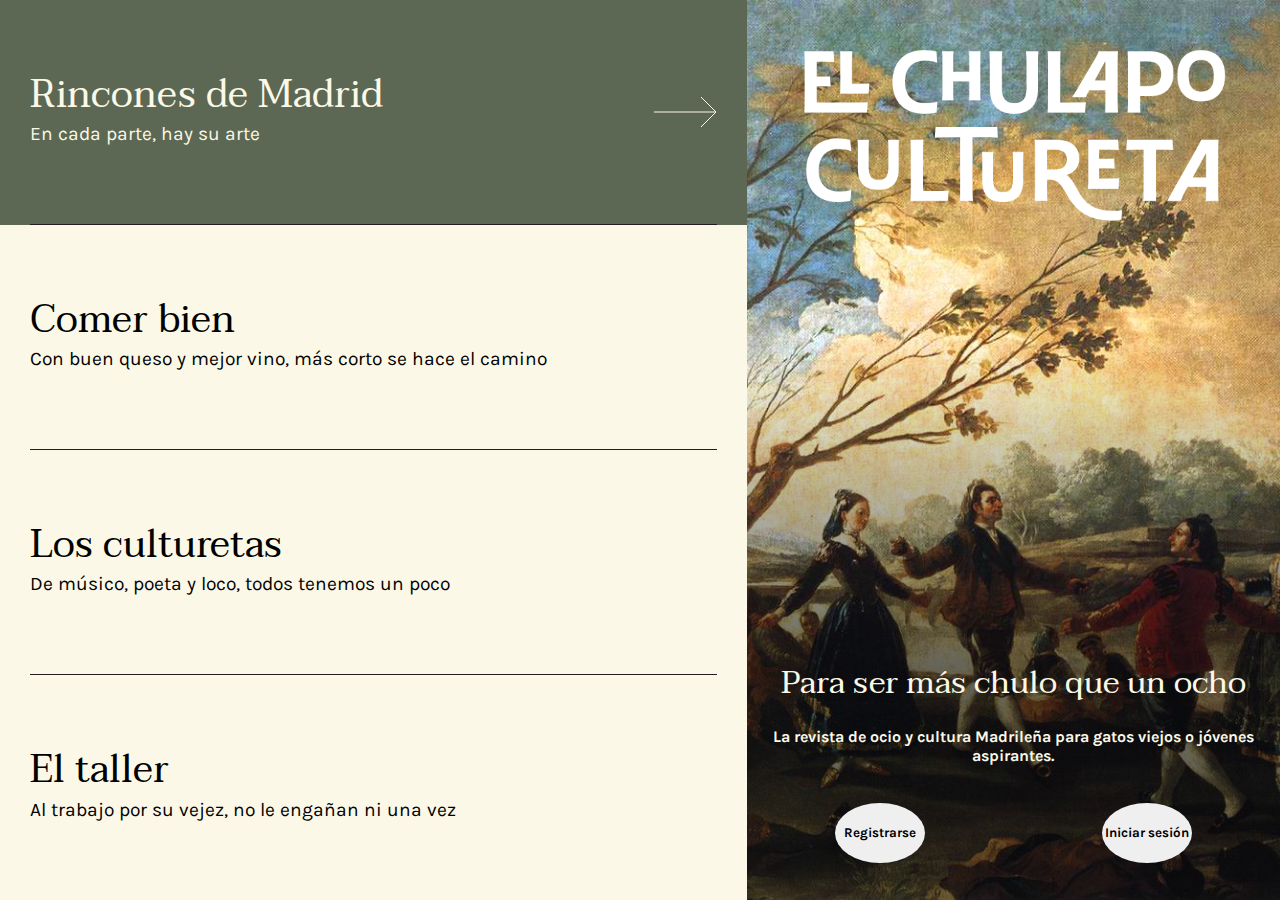
<file: index.html>
<!DOCTYPE html>
<html lang="es">

<head>
    <title>El chulapo cultureta</title>
    <meta charset="utf-8">
    <link rel="stylesheet" type="text/css" href="css/styles.css">
    <meta name="viewport" content="width=device-width, initial-scale=1.0">
    <!-- Google Fonts -->
    <link rel="preconnect" href="https://fonts.gstatic.com">
    <link href="https://fonts.googleapis.com/css2?family=Cormorant&family=Karla:wght@400;700&family=Taviraj&display=swap" rel="stylesheet">
    <meta name="viewport" content="width=device-width, initial-scale=1.0">
    <!-- jQuery -->
    <script src="https://ajax.googleapis.com/ajax/libs/jquery/3.5.1/jquery.min.js"></script>
    <!-- Javascript -->
    <script src="js/scripts.js"></script>
</head>

<body>
    <main class="index-main">
        <figure class="home-background">
            <div class="overlay"></div>
            <img src="img/Goya-baile-manzanares.jpg">
        </figure>
        <figure class="logo col-5 center small-only">
            <img src="img/logo-white.png">
        </figure>
        <nav id="main-nav" class="main-nav col-7-l">
            <ul>
                <li id="rincones">
                    <div class="color-frame bg-green">
                    </div>
                    <div class="item-container border-bottom">
                        <div class="item-title">
                            <h1>Rincones de Madrid</h1>
                            <p>En cada parte, hay su arte</p>
                        </div>
                        <svg class="large-only" width="63" height="32" viewBox="0 0 63 32" fill="none" xmlns="http://www.w3.org/2000/svg">
                            <path d="M47 31L62 16L47 1" stroke="#FBF8E7" />
                            <path d="M62 16L4.76837e-07 16" stroke="#FBF8E7" />
                        </svg>
                    </div>

                </li>
                <li id="comer">
                    <div class="color-frame bg-red">
                    </div>
                    <div class="item-container border-bottom">
                        <div class="item-title">
                            <h1>Comer bien</h1>
                            <p>Con buen queso y mejor vino, más corto se hace el camino</p>
                        </div>
                        <svg class="large-only" width="63" height="32" viewBox="0 0 63 32" fill="none" xmlns="http://www.w3.org/2000/svg">
                            <path d="M47 31L62 16L47 1" stroke="#FBF8E7" />
                            <path d="M62 16L4.76837e-07 16" stroke="#FBF8E7" />
                        </svg>
                    </div>
                </li>
                <li id="cultura">
                    <div class="color-frame bg-blue">
                    </div>
                    <div class="item-container border-bottom">
                        <div class="item-title">
                            <h1>Los culturetas</h1>
                            <p>De músico, poeta y loco, todos tenemos un poco</p>
                        </div>
                        <svg class="large-only" width="63" height="32" viewBox="0 0 63 32" fill="none" xmlns="http://www.w3.org/2000/svg">
                            <path d="M47 31L62 16L47 1" stroke="#FBF8E7" />
                            <path d="M62 16L4.76837e-07 16" stroke="#FBF8E7" />
                        </svg>
                    </div>
                </li>
                <li id="taller">
                    <div class="color-frame bg-yellow">
                    </div>
                    <div class="item-container">
                        <div class="item-title">
                            <h1>El taller</h1>
                            <p>Al trabajo por su vejez, no le engañan ni una vez</p>
                        </div>
                        <svg class="large-only" width="63" height="32" viewBox="0 0 63 32" fill="none" xmlns="http://www.w3.org/2000/svg">
                            <path d="M47 31L62 16L47 1" stroke="#FBF8E7" />
                            <path d="M62 16L4.76837e-07 16" stroke="#FBF8E7" />
                        </svg>
                    </div>
                </li>
            </ul>
        </nav>
        <section class=" index-content col-5-l">
            <figure class="logo col-5 col-4-l center large-only">
                <img src="img/logo-white.png">
            </figure>
            <div class="description">
                <div class="center-text large-only">
                    <h2>Para ser más chulo que un ocho</h2>
                    <p>La revista de ocio y cultura Madrileña para gatos viejos o jóvenes aspirantes.</p>
                </div>
                <div class="access">
                    <div class="col-5 col-5-l">
                        <button onclick="location.href='register.html';">Registrarse</button>
                        <button onclick="location.href='login.html';">Iniciar sesión</button>
                    </div>
                </div>
            </div>
        </section>
    </main>
</body>

</html>
</file>
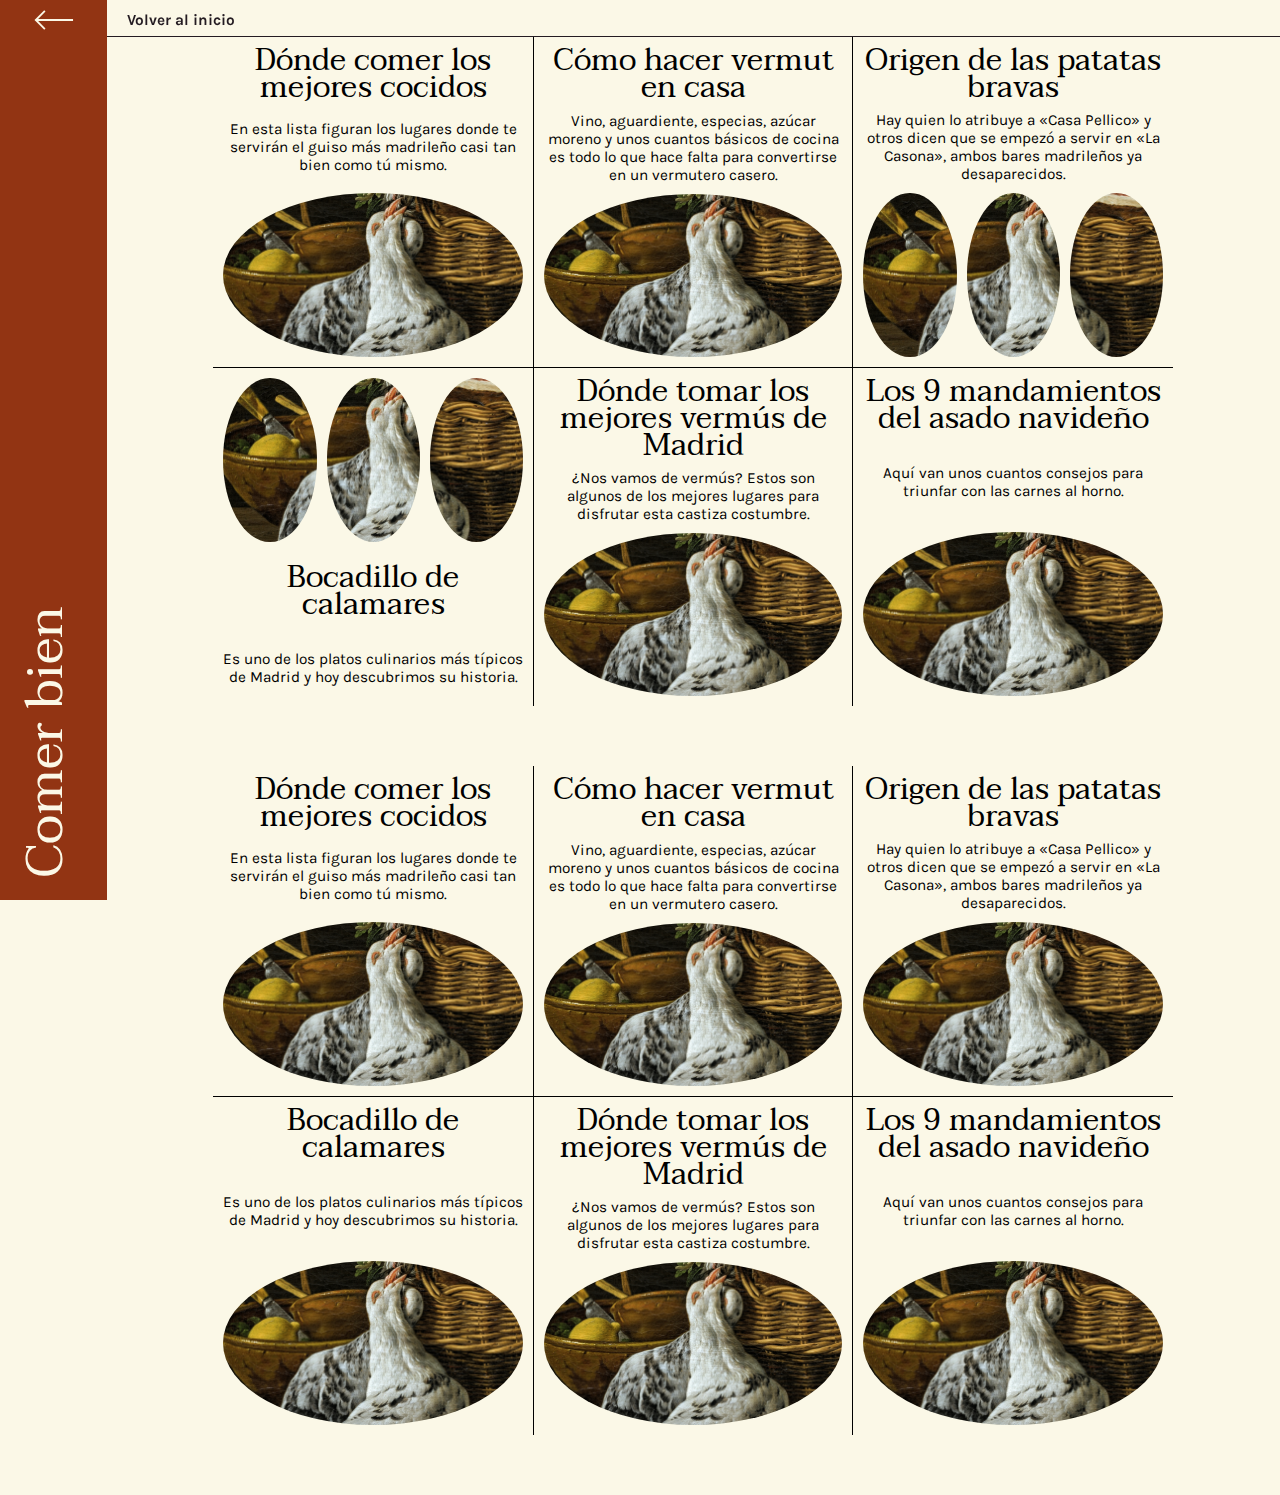
<file: gallery-articles.html>
<!DOCTYPE html>
<html lang="es">

<head>
    <title>Comer bien</title>
    <meta charset="utf-8">
    <link rel="stylesheet" type="text/css" href="css/styles.css">
    <!-- Google Fonts -->
    <link rel="preconnect" href="https://fonts.gstatic.com">
    <link href="https://fonts.googleapis.com/css2?family=Cormorant&family=Karla:wght@400;700&family=Taviraj&display=swap" rel="stylesheet">
    <meta name="viewport" content="width=device-width, initial-scale=1.0">
    <!-- jQuery -->
    <script src="https://ajax.googleapis.com/ajax/libs/jquery/3.5.1/jquery.min.js"></script>
    <!-- Javascript -->
    <script src="js/scripts.js"></script>
</head>

<body class="preload">
    <div class="wrapper">
        <header class="category-header container col-1-l bg-red">
            <div class="volver-inicio" onclick="location.href='index.html';">
                <svg width="43" height="22" viewBox="0 0 43 22" fill="none" xmlns="http://www.w3.org/2000/svg">
                    <path d="M12 1L2 11L12 21" stroke="#241C22" stroke-width="2" />
                    <path d="M2 11H43" stroke="#241C22" stroke-width="2" />
                </svg>

                <p>Volver al inicio</p>
            </div>
            <h1 class="category-title">Comer bien</h1>
        </header>
        <main class="articles-gallery-container container">
            <section class="gallery-wrapper">
                <!-- <span class="arrow-s-left"></span> -->
                <div class="articles-gallery center center-text">
                    <article class="col-3-l">
                        <h2>Dónde comer los mejores cocidos</h2>
                        <p>En esta lista figuran los lugares donde te servirán el guiso más madrileño casi tan bien como tú mismo.</p>
                        <figure>
                            <img src="img/test-oval.png" alt=""> <!-- CMABIAR IMAGENES -->
                        </figure>
                    </article>
                    <article class="col-3-l">
                        <h2>Cómo hacer vermut en casa</h2>
                        <p>Vino, aguardiente, especias, azúcar moreno y unos cuantos básicos de cocina es todo lo que hace falta para convertirse en un vermutero casero.</p>
                        <figure>
                            <img src="img/test-oval.png" alt=""> <!-- CMABIAR IMAGENES -->
                        </figure>
                    </article>

                    <article class="col-3-l">
                        <h2>Origen de las patatas bravas</h2>
                        <p>Hay quien lo atribuye a «Casa Pellico» y otros dicen que se empezó a servir en «La Casona», ambos bares madrileños ya desaparecidos.</p>
                        <div class="triple-image">
                            <figure>
                                <img src="img/test-oval.png" alt=""> <!-- CMABIAR IMAGENES -->
                            </figure>
                            <figure>
                                <img src="img/test-oval.png" alt=""> <!-- CMABIAR IMAGENES -->
                            </figure>
                            <figure>
                                <img src="img/test-oval.png" alt=""> <!-- CMABIAR IMAGENES -->
                            </figure>
                        </div>
                    </article>

                    <article class="col-3-l">
                        <h2 class="order-2">Bocadillo de calamares</h2>
                        <p class="order-3">Es uno de los platos culinarios más típicos de Madrid y hoy descubrimos su historia.</p>
                        <div class="triple-image order-1">
                            <figure>
                                <img src="img/test-oval.png" alt=""> <!-- CMABIAR IMAGENES -->
                            </figure>
                            <figure>
                                <img src="img/test-oval.png" alt=""> <!-- CMABIAR IMAGENES -->
                            </figure>
                            <figure>
                                <img src="img/test-oval.png" alt=""> <!-- CMABIAR IMAGENES -->
                            </figure>
                        </div>
                    </article>

                    <article class="col-3-l">
                        <h2>Dónde tomar los mejores vermús de Madrid</h2>
                        <p>¿Nos vamos de vermús? Estos son algunos de los mejores lugares para disfrutar esta castiza costumbre.</p>
                        <figure>
                            <img src="img/test-oval.png" alt=""> <!-- CMABIAR IMAGENES -->
                        </figure>
                    </article>

                    <article class="col-3-l">
                        <h2>Los 9 mandamientos del asado navideño</h2>
                        <p>Aquí van unos cuantos consejos para triunfar con las carnes al horno.</p>
                        <figure>
                            <img src="img/test-oval.png" alt=""> <!-- CMABIAR IMAGENES -->
                        </figure>
                    </article>

                </div>
                <div class="articles-gallery center center-text">
                    <article class="col-3-l">
                        <h2>Dónde comer los mejores cocidos</h2>
                        <p>En esta lista figuran los lugares donde te servirán el guiso más madrileño casi tan bien como tú mismo.</p>
                        <figure>
                            <img src="img/test-oval.png" alt=""> <!-- CMABIAR IMAGENES -->
                        </figure>
                    </article>
                    <article class="col-3-l">
                        <h2>Cómo hacer vermut en casa</h2>
                        <p>Vino, aguardiente, especias, azúcar moreno y unos cuantos básicos de cocina es todo lo que hace falta para convertirse en un vermutero casero.</p>
                        <figure>
                            <img src="img/test-oval.png" alt=""> <!-- CMABIAR IMAGENES -->
                        </figure>
                    </article>

                    <article class="col-3-l">
                        <h2>Origen de las patatas bravas</h2>
                        <p>Hay quien lo atribuye a «Casa Pellico» y otros dicen que se empezó a servir en «La Casona», ambos bares madrileños ya desaparecidos.</p>
                        <figure>
                            <img src="img/test-oval.png" alt=""> <!-- CMABIAR IMAGENES -->
                        </figure>
                    </article>

                    <article class="col-3-l">
                        <h2>Bocadillo de calamares</h2>
                        <p>Es uno de los platos culinarios más típicos de Madrid y hoy descubrimos su historia.</p>
                        <figure>
                            <img src="img/test-oval.png" alt=""> <!-- CMABIAR IMAGENES -->
                        </figure>
                    </article>

                    <article class="col-3-l">
                        <h2>Dónde tomar los mejores vermús de Madrid</h2>
                        <p>¿Nos vamos de vermús? Estos son algunos de los mejores lugares para disfrutar esta castiza costumbre.</p>
                        <figure>
                            <img src="img/test-oval.png" alt=""> <!-- CMABIAR IMAGENES -->
                        </figure>
                    </article>

                    <article class="col-3-l">
                        <h2>Los 9 mandamientos del asado navideño</h2>
                        <p>Aquí van unos cuantos consejos para triunfar con las carnes al horno.</p>
                        <figure>
                            <img src="img/test-oval.png" alt=""> <!-- CMABIAR IMAGENES -->
                        </figure>
                    </article>

                </div>
                <!-- <span class="arrow-s-right"></span>-->
            </section>

        </main>
    </div>
</body>

</html>
</file>
<file: css/styles.css>
/* CSS STYLES */

/* DOCUMENT COLORS

VERDE: #5C6853;
ROJO: #923413;
AZUL: #7791A0;
AMARILLO: #D2A741;
BLANCO: #FBF8E7;
NEGRO: #241C22;
*/


:root {
    --green: #5C6853;
    --red: #923413;
    --blue: #7791A0;
    --yellow: #D2A741;
    --white: #FBF8E7;
    --black: #241C22;
}

* {
    margin: 0;
    padding: 0;
    box-sizing: border-box;
    text-decoration: none;

}

.preload * {
    -webkit-transition: none !important;
    -moz-transition: none !important;
    -ms-transition: none !important;
    -o-transition: none !important;
}

/* FONTS */
@import url('https://fonts.googleapis.com/css2?family=Cormorant&family=Karla:wght@400;700&family=Taviraj&display=swap');



/*
font-family: 'Cormorant', serif;
font-family: 'Karla', sans-serif;
font-family: 'Taviraj', serif;
*/



html {
    font-size: 10px;
}

body {
    width: 100%;
    background-color: var(--white);
}

main {}

img {
    width: 100%;
    height: 100%;
    object-fit: cover;
}

figure {}

p {
    font-family: 'Cormorant', serif;
}

h1 {
    font-family: 'Taviraj', serif;
    font-weight: 400;

    line-height: 88%;
}

h2 {
    font-family: 'Taviraj', serif;
    font-weight: 400;
    line-height: 88%;
}


button {
    border-radius: 50%;
    outline: none;
    border: none;
    cursor: pointer;
    z-index: 100;
}

input[type=submit]:hover,
button:hover {
    background-color: var(--green) !important;
    color: var(--white);
}


/* GLOBAL STYLES */

.container {
    padding-left: 20px;
    padding-right: 20px;
}

.center-text {
    text-align: center;
}

.center-absolute {
    left: 50%;
    transform: translate(-50%);

}

.center {
    margin: 0 auto;
}

.center-child {
    width: 100%;
    display: flex;
    justify-content: center;
    align-items: center;
}

.wrapper {
    display: flex;
    flex-direction: column;
    height: 100vh;
}

.border-bottom {
    border-bottom: 0.5px solid;
    border-bottom-color: var(--black);
}

.white {
    color: var(--white);
}

.bg-red {
    background-color: var(--red);
}

.bg-blue {
    background-color: var(--blue);
}

.bg-green {
    background-color: var(--green);
}

.bg-yellow {
    background-color: var(--yellow);
}




/* COLUMN SYSTEM */

/* SMALL COLUMN SYSTEM BASE 6*/
.col-1 {
    width: calc((100vw - 40px) * (1/6));
}

.col-2 {
    width: calc((100vw - 40px) * (2/6));
}

.col-3 {
    width: calc((100vw - 40px) * (3/6));
}

.col-4 {
    width: calc((100vw - 40px) * (4/6));
}

.col-5 {
    width: calc((100vw - 40px) * (5/6));
}

.col-6 {
    width: calc((100vw - 40px) * (6/6));
}

.order-1 {
    order: 1;
}

.order-2 {
    order: 2;
}

.order-3 {
    order: 3;
}

.large-only {
    display: none;
}

.small-only {
    display: block;
}

.volver-inicio {
    display: flex;
    align-items: center;
    color: var(--white);
    cursor: pointer;
}

.volver-inicio svg path {
    stroke: var(--white);
}

.volver-inicio p {
    display: inline-block;
    flex-direction: row;
    font-size: 1.6rem;
    cursor: pointer;
}


.volver-atras {
    display: flex;
    flex-direction: row;
    align-items: center;
    cursor: pointer;
}

.volver-atras p,
.volver-inicio p {
    font-family: 'Karla', sans-serif;
    font-weight: 700;
    font-size: 1.6rem;
    margin-left: 10px;
}

.volver-atras svg,
.volver-inicio svg {
    width: 30px;
    height: 15px
}

/*===========INDEX STYLES=============*/

.logo {
    height: 22vh;
    position: relative;

}

.logo img {
    width: 100%;
    position: absolute;
    height: auto;
    top: 50%;
    left: 50%;
    transform: translate(-50%, -50%);
    max-width: 600px;
}

.home-background {
    height: 100vh;
    width: 100%;
    position: absolute;
    box-shadow: inset 4px 4px 4px rgba(0, 0, 0, 0.25);
    z-index: -1;
}

.home-background img {
    position: absolute;
    z-index: -3;
}

.home-background .overlay {
    width: 100%;
    height: 100%;
    position: absolute;
    z-index: -2;
    background: linear-gradient(180deg, rgba(0, 0, 0, 0) 38.54%, rgba(0, 0, 0, 0.6) 73.96%);
}

.main-nav {
    height: 63vh;
    background-color: var(--white);
}

.main-nav ul {
    height: 100%;
    display: flex;
    flex-flow: wrap;
    align-content: stretch;
    justify-content: center;
    text-align: center;
}

.main-nav ul li {
    display: flex;
    justify-content: center;
    align-items: center;
    width: 100%;
    height: 25%;
    cursor: pointer;
}

.main-nav ul li {
    position: relative;
}

.main-nav ul li .color-frame {
    width: 100%;
    height: 100%;
    position: absolute;
    top: 0;
    left: -100%;
    transition: left 1s;
}

#main-nav .color-frame.selected {
    left: 0;
}

.item-container {
    width: 100%;
    height: 100%;
    display: flex;
    justify-content: center;
    align-items: center;
    margin-left: 20px;
    margin-right: 20px;
    z-index: 1;
}

.item-title {}

.item-title h1 {
    font-size: 8vw;
    line-height: 88%;
}

.item-title p {
    font-size: 1.6rem;
    font-family: 'Karla', sans-serif;
    padding-top: 10px;
}

.access {
    height: 15vh;
    display: flex;
    justify-content: center;
    align-items: center;
}

.access div {
    display: flex;
    justify-content: space-around;
}

.access button {
    width: 90px;
    height: 60px;
    font-family: 'Karla', sans-serif;
    font-weight: 700;
}

/*===========LOGIN STYLES=============*/

.login-background {
    height: 100vh;
    width: 100%;
    position: absolute;
    z-index: -1;
}

.login-background img {
    position: absolute;
    z-index: -3;
}

.login-background .overlay {
    width: 100%;
    height: 100%;
    position: absolute;
    z-index: -2;
    background: linear-gradient(180deg, rgba(0, 0, 0, 0) 38.54%, rgba(0, 0, 0, 0.6) 73.96%);
}

.login-container {
    margin-left: 20px;
    margin-right: 20px;
    height: 100vh;
    padding-bottom: 60px;
}


.login-header {
    height: 60px;
    display: flex;
    align-items: center;
    border-bottom-color: var(--white);

}

.login-header .volver-atras {
    color: var(--white);
}

.login-header .volver-atras path {
    stroke: var(--white);
}

.form-container {
    height: calc(100% - 60px);
    border-bottom-color: var(--white);

    display: flex;
    flex-flow: wrap;
    justify-content: center;
    align-items: center;
}

.form-container > div {
    width: 100%;
    max-width: 420px;
}

.form-container h1 {
    font-size: 3.2rem;
    margin-bottom: 35px;
    color: var(--white);
}

.form-container form {
    display: flex;
    width: 100%;
    justify-content: center;
    flex-direction: column;

}

.form-container form input {
    width: 100%;
    height: 35px;
    margin-bottom: 15px;
    padding-left: 20px;
    border: none;
    background-color: var(--white);
    box-shadow: inset -4px 4px 4px rgba(0, 0, 0, 0.25);
}

.form-container form input[type=submit] {
    width: 93px;
    height: 56px;
    padding-left: 0;
    margin-bottom: 10px;
    border-radius: 50%;
    border: none;
    outline: none;
    background-color: var(--white);
    box-shadow: none;
    filter: drop-shadow(-4px 4px 4px rgba(0, 0, 0, 0.25));
    cursor: pointer;
}

.form-container form fieldset {
    border: none;
}

/*===========ARTICLE GALLERY STYLES=============*/

.category-header {
    padding-top: 30px;
    padding-bottom: 30px;
}

.category-title {
    text-align: center;
    margin-top: 20px;
    font-size: 3.0rem;
    color: var(--white);
}

.articles-gallery {
    display: flex;
    flex-flow: wrap;
    flex-direction: row;
    max-width: 600px;
}

.articles-gallery article {
    display: flex;
    flex-direction: column;
    justify-content: center;
    align-content: space-between;
    flex-flow: wrap;

    padding-top: 10px;
    padding-bottom: 10px;
    border-bottom: 0.5px solid;
    border-bottom-color: var(--black);

}

.articles-gallery h2 {
    font-size: 3rem;
}

.articles-gallery p {
    margin-top: 10px;
    margin-bottom: 10px;
    font-size: 1.6rem;
    font-family: 'Karla', sans-serif;
}

.articles-gallery article figure {
    width: 100%;
    height: 0;
    padding-top: calc((175 / 320) * 100%);
    border-radius: 50%;
    overflow: hidden;
    position: relative;
    transition: border-radius 0.2s;
    margin: 0 auto;
}

.articles-gallery article figure:hover {

    border-radius: 0;
}

.articles-gallery article figure img {
    position: absolute;
    top: 0;
    left: 0;
    width: 100%;
    height: 100%;
}

.articles-gallery .triple-image {
    display: flex;
    width: 100%;
    flex-direction: row;
    justify-content: space-between;
}

.articles-gallery .triple-image figure:nth-child(2) {
    margin-left: 10px;
    margin-right: 10px;
}

.articles-gallery .triple-image:hover figure {
    border-radius: 0;
    margin-left: 0;
    margin-right: 0;
}

.articles-gallery .triple-image figure:first-child img {
    object-position: 4% 50%;
}



.articles-gallery .triple-image figure:last-child img {
    object-position: 96% 50%;
}

/*===========ARTICLE STYLES=============*/

.article-nav {
    display: flex;
    flex-direction: column;
    padding-top: 30px;
    padding-bottom: 30px;
}

.article-nav h1 {
    font-size: 2.4rem;
    margin-top: 20px;
}

.article-container {
    max-width: 500px;
}

.article-header .article-info {
    font-size: 1.6rem;
    display: flex;
    flex-direction: row;
    justify-content: space-between;
    align-items: flex-end;
    padding-bottom: 5px;
}


.article-header .article-info h3 {
    display: block;
    font-size: 1.6rem;
}

.article {}

.headline {
    font-size: 1.8rem;
    padding: 10px 0;
}

.article {
    font-size: 1.6rem;
}

.article figure img {
    border-radius: 50%;
}

aside .list {
    padding-left: 40px;
}

article ol {
    padding-left: 40px;
}

/*===========FOOTER STYLES=============*/

footer {
    font-size: 1.4rem;
    margin-top: 30px;

}

footer img {
    border-radius: 50%;
}

.footer-container {
    display: flex;
    flex-direction: row;
    flex-flow: wrap;
    align-items: center;
    justify-content: space-around;
    border-top: 0.5px solid;
    border-color: var(--black);
    padding-top: 30px;
}

.footer-nav {
    padding-left: 20px;
}

footer .copyright {
    margin-top: 20px;
    margin-bottom: 20px;
}

footer .legal {
    text-align: right;
    margin-top: 20px;
}

/*===========MEDIA QYERY STYLES=============*/

@media screen and (min-width: 600px) {}


@media screen and (min-width: 900px) {


    /* LARGE COLUMN SYSTEM BASE 12 */

    .col-1-l {
        width: calc(100vw * (1/12));
    }

    .col-2-l {
        width: calc(100vw * (2/12));
    }

    .col-3-l {
        width: calc(100vw * (3/12));
    }

    .col-4-l {
        width: calc(100vw * (4/12));
    }

    .col-5-l {
        width: calc(100vw * (5/12));
    }

    .col-6-l {
        width: calc(100vw * (6/12));
    }

    .col-7-l {
        width: calc(100vw * (7/12));
    }

    .col-8-l {
        width: calc(100vw * (8/12));
    }

    .col-9-l {
        width: calc(100vw * (9/12));
    }

    .col-10-l {
        width: calc(100vw * (10/12));
    }

    .col-11-l {
        width: calc(100vw * (11/12));
    }

    .col-12-l {
        width: calc(100vw * (12/12));
    }


    .container {
        padding: 0;
    }


    .volver-inicio {
        position: relative;
    }

    .volver-inicio svg {
        margin: 10px auto;
    }

    .volver-inicio p {
        position: absolute;
        left: calc(100vw * (1/12) + 10px);
        display: inline;
        width: 200%;
        font-size: 1.2vw;
    }

    .volver-atras {
        margin-left: 30px;
    }



    .volver-atras svg,
    .volver-inicio svg {
        width: 43px;
        height: 20px;
    }

    /*===========INDEX STYLES=============*/

    .home-background {
        width: calc(100vw * (5/12));
        right: 0;
    }

    .logo {
        height: 30vh;
    }

    .index-main {
        display: flex;
        flex-direction: row;
    }

    .main-nav {
        order: -1;
        height: 100vh;
    }

    .large-only {
        display: block;
    }

    .small-only {
        display: none;
    }


    .wrapper {
        flex-direction: row;
    }


    .main-nav ul {
        justify-content: flex-start;
        text-align: left;
    }

    .main-nav ul li {
        justify-content: flex-start;
    }

    .main-nav ul li .color-frame {}

    .main-nav ul li .item-container {
        justify-content: space-between;
        align-items: center;
        margin-left: 30px;
        margin-right: 30px;
    }

    .item-title h1 {
        font-size: 3vw;
    }

    .item-title p {
        font-size: 1.5vw;
    }

    .index-content {
        display: flex;
        flex-direction: column;
        flex-flow: wrap;
        align-content: flex-end;
    }

    .description {
        height: 70vh;
        display: flex;
        flex-flow: wrap;
        justify-content: center;
        align-content: flex-end;
        color: var(--white);
    }

    .description h2 {
        font-size: 2.5vw;
        margin-bottom: 30px;
    }

    .description p {
        font-family: 'Karla', sans-serif;
        font-weight: 700;
        font-size: 1.6rem;
    }

    /*===========LOGIN STYLES=============*/

    .form-container form input {
        height: 50px;
    }

    .form-container h1 {
        font-size: 4vw;
    }

    .form-container form fieldset {
        display: flex;
        flex-direction: row;
    }

    .form-container form fieldset input:first-child {
        margin-right: 10px;
    }


    /*===========ARTICLES GALLERY STYLES=============*/

    .category-header {
        align-content: space-between;
        position: fixed;
        top: 0;
        left: 0;
        height: 100vh;

    }

    .category-header p {
        color: var(--black);
    }

    h1.category-title {
        transform: rotate(-90deg) translateY(-200%) translateX(50%);
        position: absolute;
        bottom: 0;
        font-size: 4vw;
        display: inline;
        width: max-content;
        color: var(--white);
    }

    .gallery-wrapper {
        display: flex;
        flex-direction: column;

    }

    .articles-gallery-container {
        margin-top: 4vh;
        display: flex;
        flex-direction: column;
        align-items: center;
        border-top: 0.5px solid;
        border-color: var(--black);
    }

    .articles-gallery {
        display: flex;
        flex-direction: row;
        flex-flow: wrap;
        justify-content: center;
        max-width: none;
        margin-bottom: 60px;
        margin-left: calc(100vw * (1/12));
    }

    .articles-gallery h2 {
        font-size: 2.4vw;
        line-height: 88%;
    }

    .articles-gallery p {
        font-size: 1.2vw;
    }

    .articles-gallery article {
        display: flex;
        padding: 10px 10px;
        border-color: var(--black);
        border: none;

    }

    .articles-gallery article:nth-child(3n+2) {
        border-left: 0.5px solid;
        border-right: 0.5px solid;
    }

    .articles-gallery article:nth-child(-n+3) {
        border-bottom: 0.5px solid;
    }

    .articles-gallery article img {}

    /*===========ARTICLE STYLES=============*/

    .article-nav {
        flex-direction: row;
        justify-content: space-between;
        padding-top: 30px;
        padding-bottom: 30px;
    }

    .article-nav h1 {
        width: 65%;
        font-size: 4.0rem;
    }

    .article-container {
        display: flex;
        flex-direction: row;
        max-width: none;
    }

    .article-container aside {
        width: 35%;
    }

    .article-wrapper {
        width: 65%;
    }

    .article-text {
        margin-left: calc(100% * (1/8));
        width: calc(100% * (5/8));
        max-width: 560px;
    }

    aside .gallery {
        padding-left: 30px;
        padding-right: 30px;
        border-right: 0.5px solid;
        border-color: var(--black);
    }

    aside .list {
        padding-left: calc((100% - 60px) * (2/4));
        border-right: 0.5px solid;
        border-color: var(--black);
    }

    /*===========FOOTER STYLES=============*/

    .footer-container {
        width: 82%;
        margin: 0 auto;
    }

    footer .legal {
        text-align: right;
    }
}
</file>
